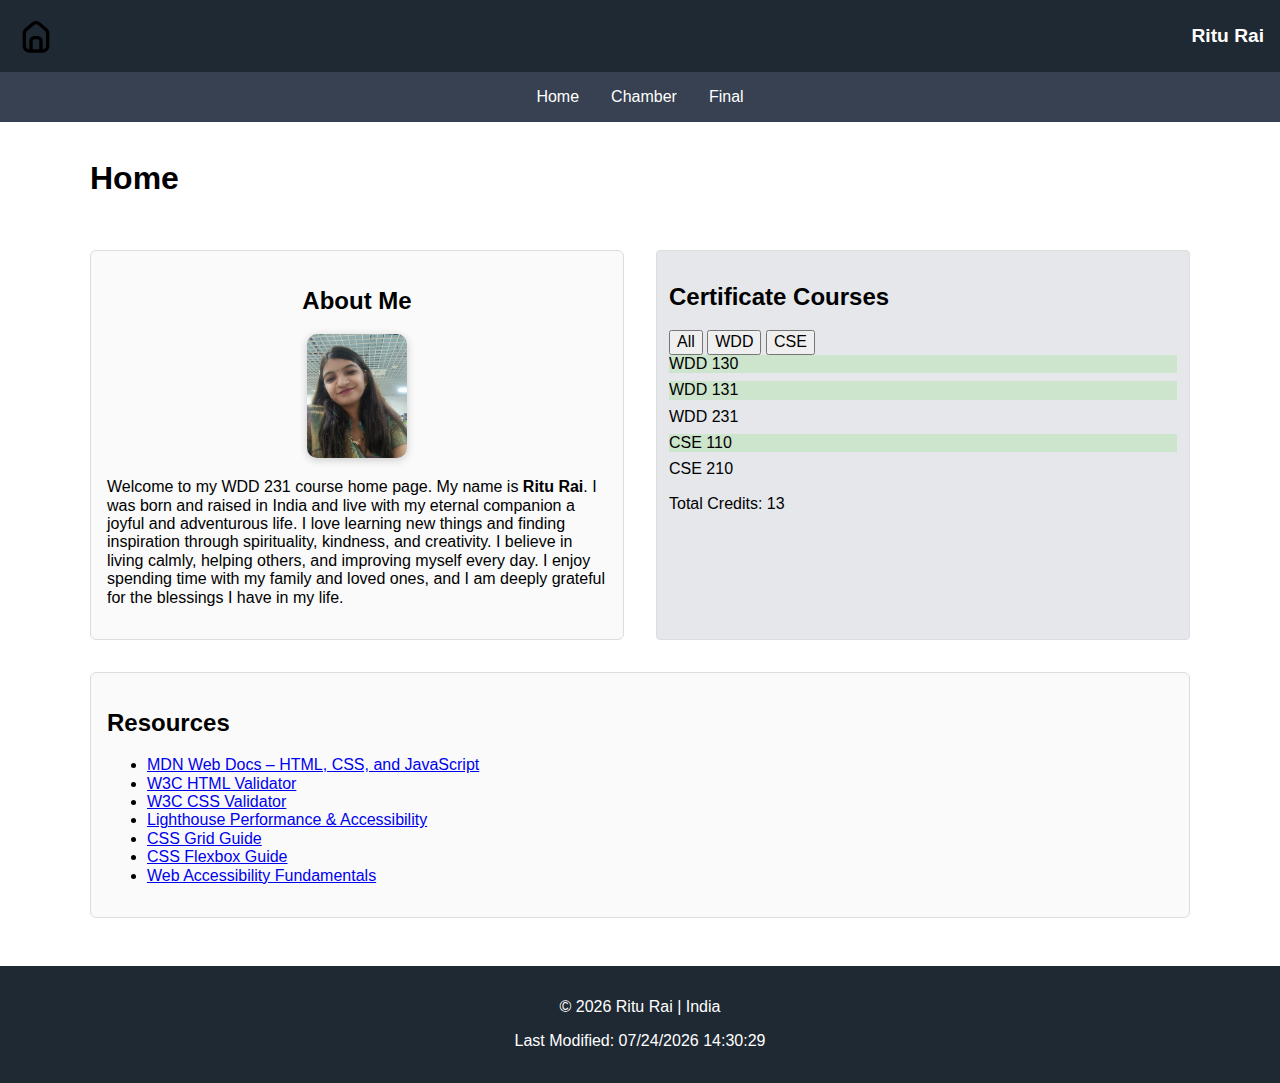
<file: index.html>
<!DOCTYPE html>
<html lang="en">

<head>
    <meta charset="UTF-8">
    <meta name="description" content="WDD 231 Course Home Page">
    <meta name="author" content="Ritu Rai">
    <meta name="viewport" content="width=device-width, initial-scale=1.0">

    <title>WDD 231 | Home</title>

    <!-- CSS -->
    <link rel="stylesheet" href="styles/normalize.css">
    <link rel="stylesheet" href="styles/small.css">
    <link rel="stylesheet" href="styles/larger.css">

    <!-- JavaScript -->
    <script src="scripts/navigation.js" defer></script>
    <script src="scripts/date.js" defer></script>
    <script src="scripts/courses.js" defer></script>
</head>

<body>

    <header>
        <img src="images\homepage.svg" alt="Site Logo">
        <span>Ritu Rai</span>
        <button id="menu">&#9776;</button>
    </header>

    <nav id="nav">
        <a href="index.html" class="active">Home</a>
        <a href="#">Chamber</a>
        <a href="#">Final</a>
    </nav>

    <main>
        <h1>Home</h1>

        <section class=" card about">
            <h2>About Me</h2>
            <div class="about-content">
                <div class="text">

                    <div class="photo">
                        <img src="images\myphoto2.jpg" alt=" Portrait of Ritu Rai smiling in traditional Indian attire">
                    </div>
                    <p>Welcome to my WDD 231 course home page. My name is <strong>Ritu Rai</strong>. I was born and
                        raised in India and live with my eternal companion a
                        joyful and adventurous life. I love learning new things and finding inspiration through
                        spirituality, kindness, and creativity.
                        I believe in living calmly, helping others, and improving myself every day. I enjoy spending
                        time with my family and loved ones, and I am deeply grateful for the blessings I have in my
                        life.</p>

        </section>

        <section class="card Certificate course">
            <h2>Certificate Courses</h2>
            <div id="course-filters">
                <button id="all">All</button>
                <button id="wdd">WDD</button>
                <button id="cse">CSE</button>
            </div>
            <div id="courses"></div>
            <p>Total Credits: <span id="credits"></span></p>
        </section>

        <section>
            <h2>Resources</h2>
            <ul>
                <li>
                    <a href="https://developer.mozilla.org/" target="_blank">
                        MDN Web Docs – HTML, CSS, and JavaScript
                    </a>
                </li>
                <li>
                    <a href="https://validator.w3.org/" target="_blank">
                        W3C HTML Validator
                    </a>
                </li>
                <li>
                    <a href="https://jigsaw.w3.org/css-validator/" target="_blank">
                        W3C CSS Validator
                    </a>
                </li>
                <li>
                    <a href="https://developer.chrome.com/docs/lighthouse/overview/" target="_blank">
                        Lighthouse Performance & Accessibility
                    </a>
                </li>
                <li>
                    <a href="https://css-tricks.com/snippets/css/complete-guide-grid/" target="_blank">
                        CSS Grid Guide
                    </a>
                </li>
                <li>
                    <a href="https://css-tricks.com/snippets/css/a-guide-to-flexbox/" target="_blank">
                        CSS Flexbox Guide
                    </a>
                </li>
                <li>
                    <a href="https://www.w3.org/WAI/fundamentals/accessibility-intro/" target="_blank">
                        Web Accessibility Fundamentals
                    </a>
                </li>
            </ul>
        </section>

    </main>

    <footer>
        
        <p>
            &copy; <span id="currentyear"></span> Ritu Rai | India
        </p>

        <p id="lastModified"></p>
    </footer>

</body>

</html>
</file>
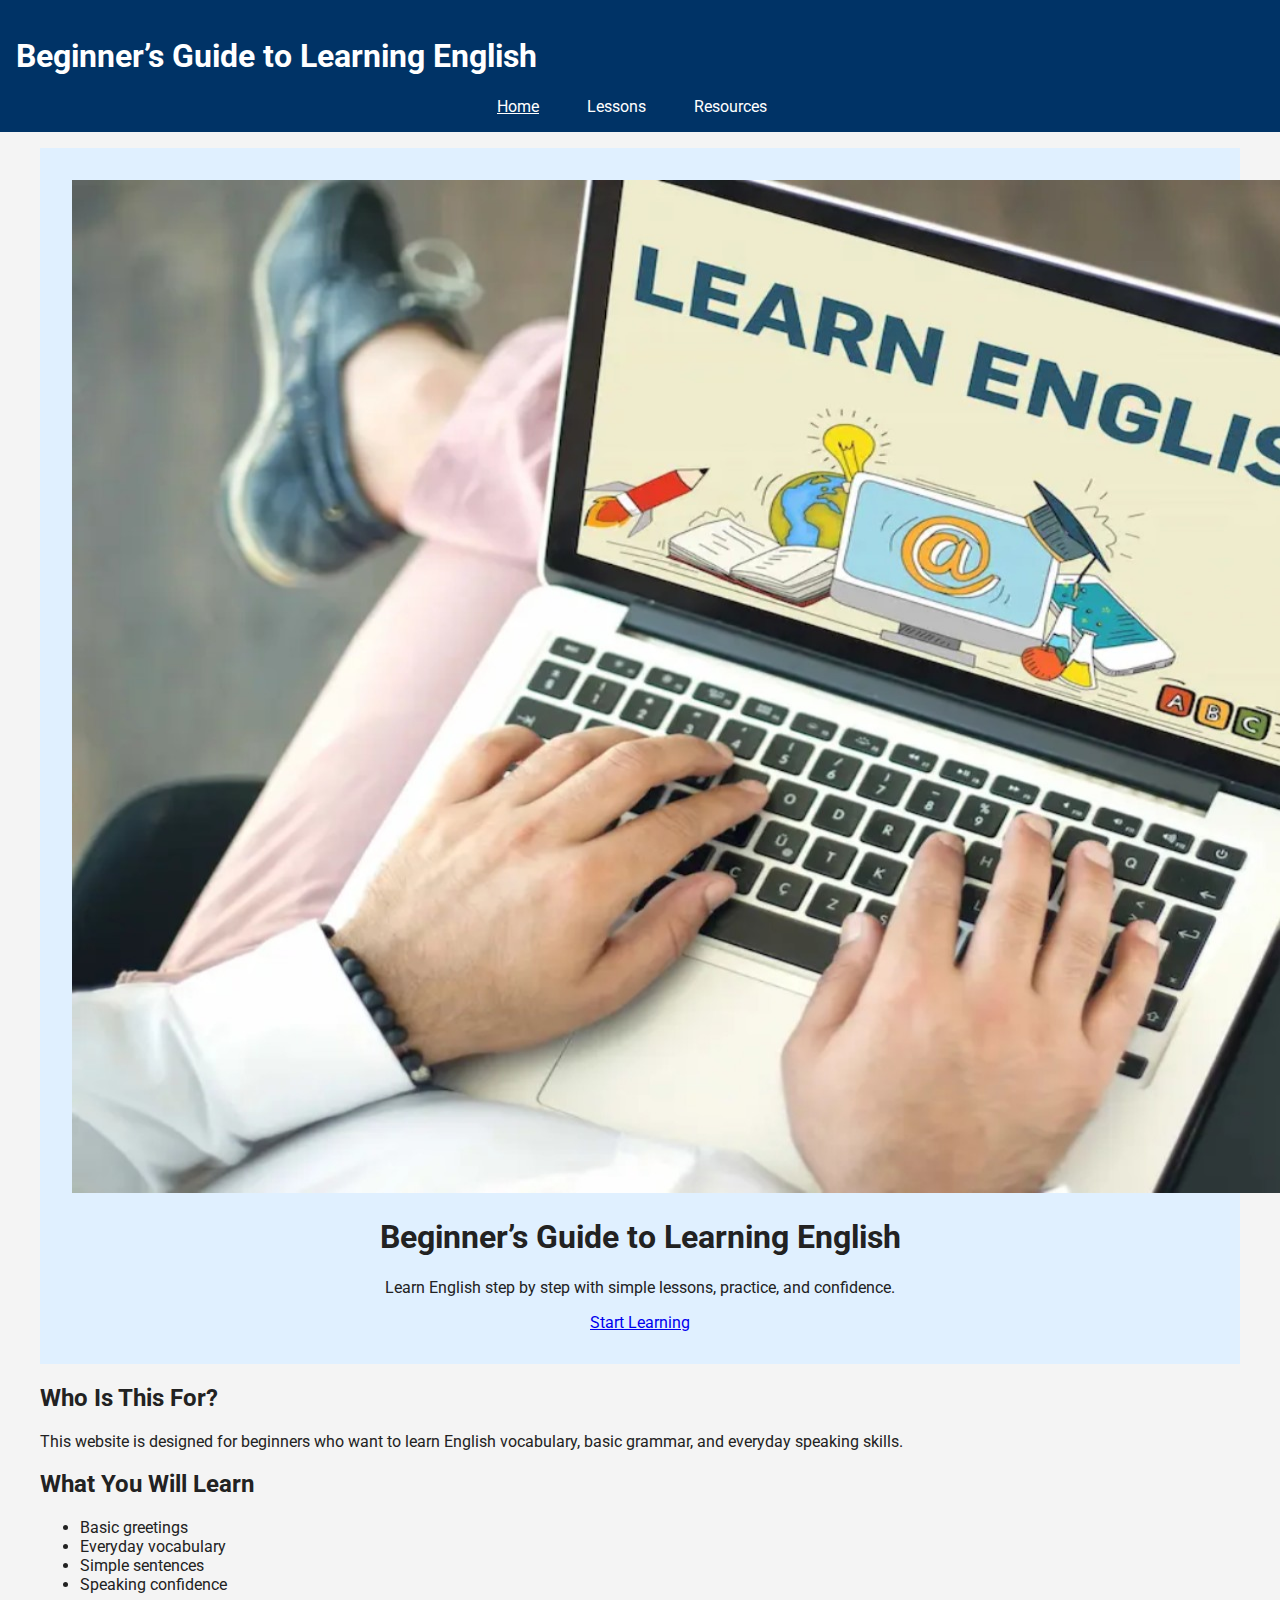
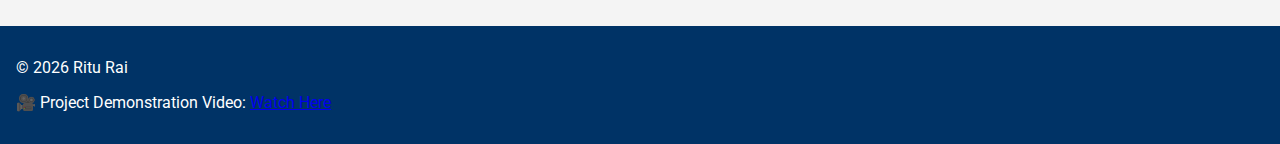
<file: english-guide/index.html>
<!DOCTYPE html>
<html lang="en">

<head>
    <meta charset="UTF-8">
    <meta name="viewport" content="width=device-width, initial-scale=1.0">

    <title>Beginner’s Guide to Learning English</title>

    <meta name="description"
        content="A beginner-friendly guide to learning English with simple lessons, examples, and practice tools.">
    <meta name="author" content="Ritu Rai">

    <!-- Open Graph -->
    <meta property="og:title" content="Beginner's Guide to Learning English">
    <meta property="og:description"
        content="A simple and structured beginner guide to help you learn English through alphabet, grammar, vocabulary and speaking lessons.">
    <meta property="og:image" content="https://sayhitoritu.github.io/wdd231/english-guide/images/hero.webp">
    <meta property="og:url" content="https://sayhitoritu.github.io/wdd231/english-guide/index.html">
    <meta property="og:type" content="website">

    <!-- Google Font -->
    <link rel="preconnect" href="https://fonts.googleapis.com">
    <link rel="preconnect" href="https://fonts.gstatic.com" crossorigin>
    <link href="https://fonts.googleapis.com/css2?family=Roboto:wght@400;700&display=swap" rel="stylesheet">

    <link rel="stylesheet" href="styles/main.css">
    <link rel="stylesheet" href="styles/large.css">

    <link rel="icon" href="images/favicon.ico">

    <script type="module" src="scripts/storage.js"></script>
</head>

<body>
    <header>
        <h1>Beginner’s Guide to Learning English</h1>
        <nav>
            <a href="index.html" class="active">Home</a>
            <a href="lessons.html">Lessons</a>
            <a href="resources.html">Resources</a>
        </nav>
    </header>

    <main>
        <section class="hero">
            <img src="images/hero.webp" alt="Learning English on laptop" width="1800" height="1013" loading="lazy">

            <div class="hero-text">
                <h1>Beginner’s Guide to Learning English</h1>
                <p>Learn English step by step with simple lessons, practice, and confidence.</p>
                <a href="lessons.html" class="cta-button">Start Learning</a>
            </div>
        </section>


        <section>
            <h2>Who Is This For?</h2>
            <p>
                This website is designed for beginners who want to learn English
                vocabulary, basic grammar, and everyday speaking skills.
            </p>
        </section>

        <section>
            <h2>What You Will Learn</h2>
            <ul>
                <li>Basic greetings</li>
                <li>Everyday vocabulary</li>
                <li>Simple sentences</li>
                <li>Speaking confidence</li>
            </ul>
        </section>
    </main>

    <footer>
        <p>© 2026 Ritu Rai</p>
        <p>
            🎥 Project Demonstration Video:
            <a href="https://app.screencastify.com/watch/2mQEfs227Mgfd0ksz5jR" target="_blank">
                Watch Here
            </a>
        </p>
    </footer>



</body>

</html>
</file>
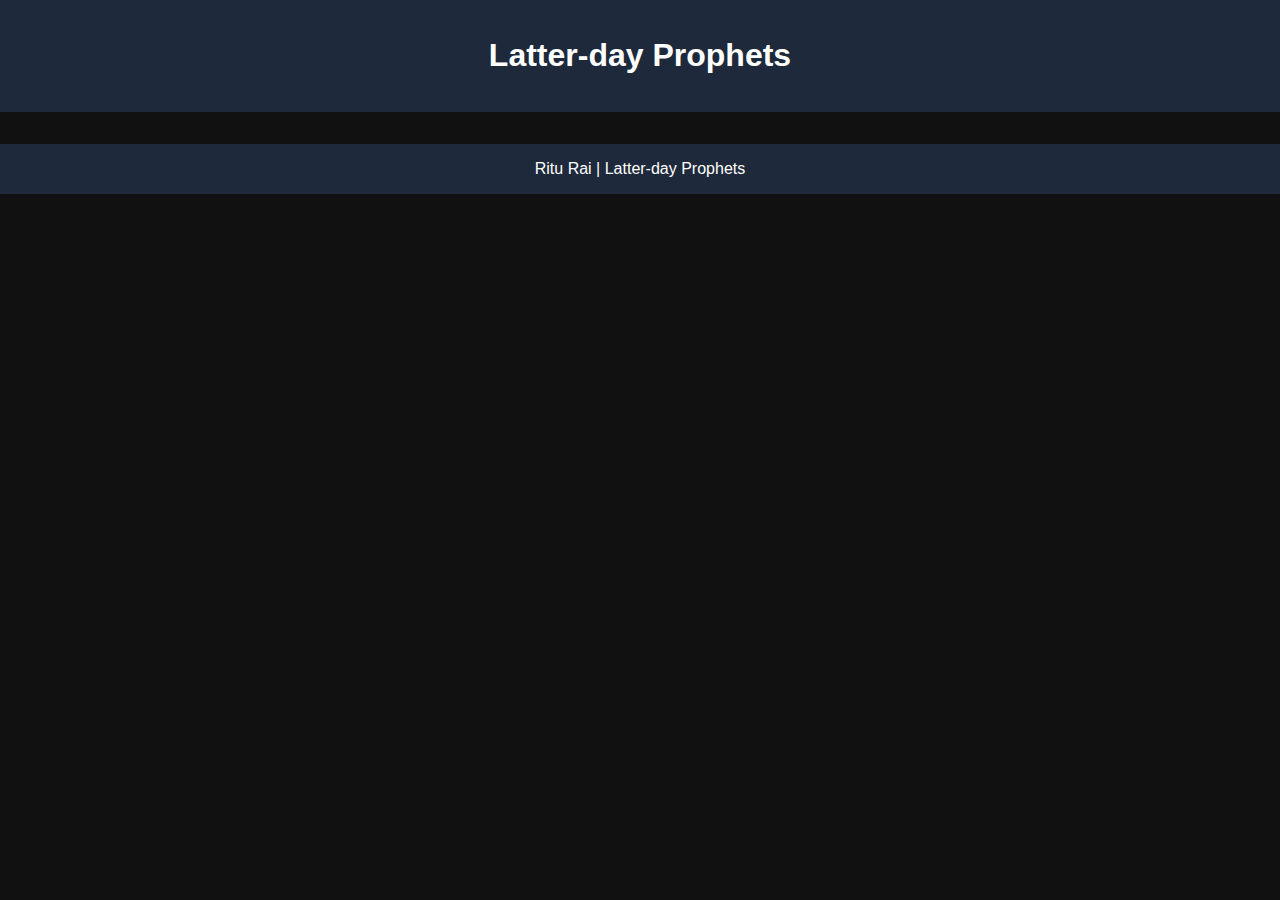
<file: prophets.html>
<!DOCTYPE html>
<html lang="en">

<head>
    <meta charset="UTF-8">
    <title>Latter-day Prophets</title>
    <meta name="description" content="Latter-day Prophets of The Church of Jesus Christ of Latter-day Saints">
    <meta name="author" content="Ritu Rai">

    <link rel="stylesheet" href="styles/prophets.css">
    <script src="scripts/prophets.js" defer></script>
</head>

<body>
    <header>
        <h1>Latter-day Prophets</h1>
    </header>

    <main>
        <div id="cards"></div>
    </main>

    <footer>
        Ritu Rai | Latter-day Prophets
    </footer>
</body>

</html>
</file>
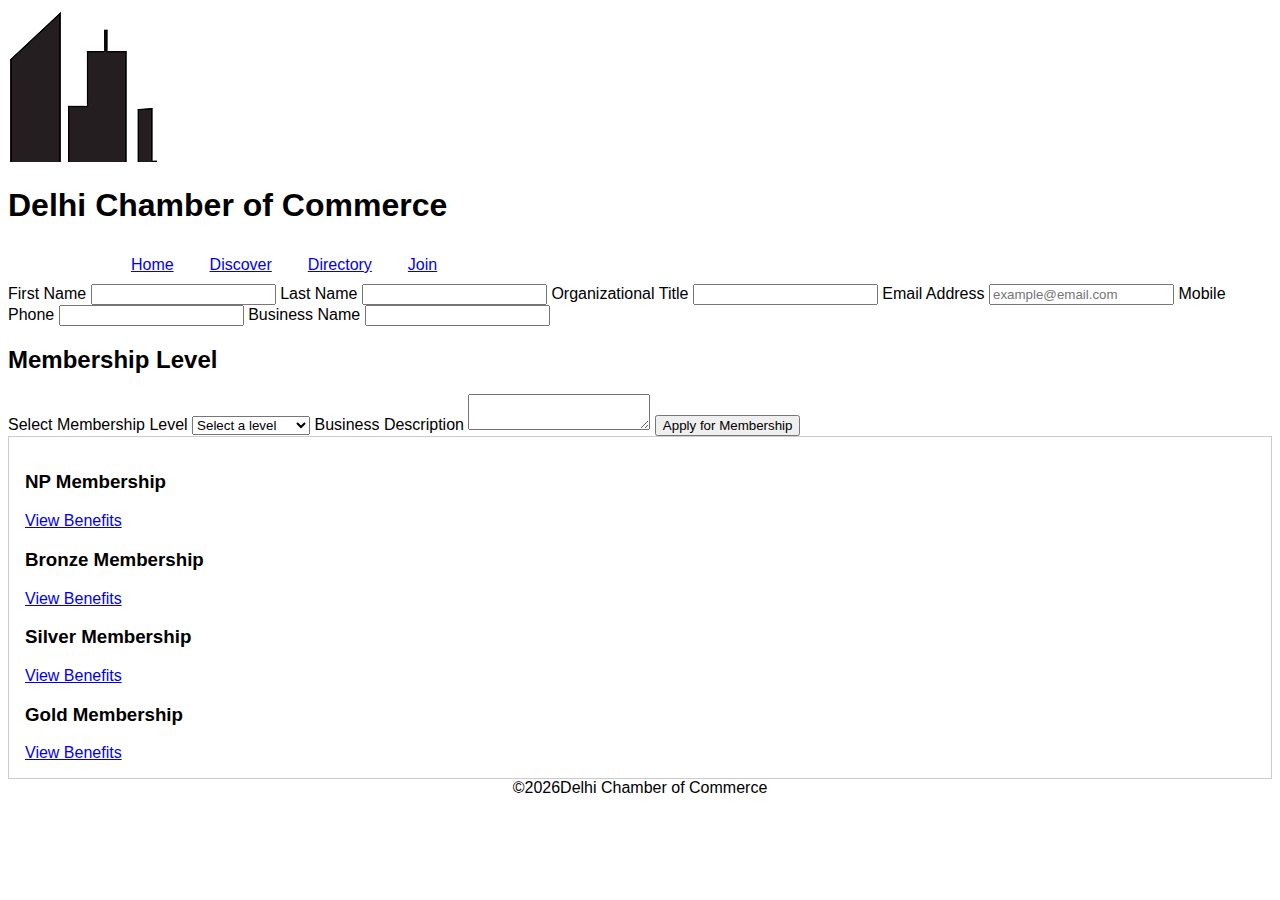
<file: chamber/join.html>
<!DOCTYPE html>
<html lang="en">

<head>
    <meta charset="UTF-8">
    <meta name="viewport" content="width=device-width, initial-scale=1.0">
    <title>Join | Delhi Chamber of Commerce</title>

    <meta name="description"
        content="Apply for membership with the Delhi Chamber of Commerce and grow your business through networking and opportunities.">
    <meta name="author" content="Ritu Rai">
    <!-- Open Graph / Facebook -->
    <meta property="og:title" content="Delhi Chamber of Commerce – Supporting Local Businesses in Delhi">
    <meta property="og:description"
        content="Discover how the Delhi Chamber of Commerce empowers local businesses through events, networking, resources, and economic growth initiatives.">
    <meta property="og:image" content="https://sayhitoritu.github.io/wdd231/chamber/images/og-delhi-chember.png">

    <meta property="og:url" content="https://sayhitoritu.github.io/wdd231/chamber/">
    <meta property="og:type" content="website">

    <!-- Google Fonts -->
    <link rel="preconnect" href="https://fonts.googleapis.com">
    <link rel="preconnect" href="https://fonts.gstatic.com" crossorigin>
    <link href="https://fonts.googleapis.com/css2?family=Roboto:wght@400;700&display=swap" rel="stylesheet">


    <link rel="stylesheet" href="styles/base.css">
    <link rel="stylesheet" href="styles/larger.css">
    <link rel="icon" href="favicon.ico">

    <script src="scripts/join.js" defer></script>
</head>

<body>

    <header class="site-header">
        <div class="header-inner">
            <div class="logo">
                <img src="images/og-delhi-chember.png" alt="Delhi Chamber of Commerce logo">
            </div>
            <h1>Delhi Chamber of Commerce</h1>

            <button id="menuBtn">☰</button>

            <nav class="main-nav">
                <a href="index.html">Home</a>
                <a href="discover.html">Discover</a>
                <a href="directory.html">Directory</a>
                <a href="join.html" class="active">Join</a>
            </nav>
        </div>
    </header>

    <main class="join-layout">

        <form method="get" action="thankyou.html" class="join-form">

            <label>
                First Name
                <input type="text" name="fname" required autocomplete="given-name" title="Enter your first name">
            </label>

            <label>
                Last Name
                <input type="text" name="lname" required autocomplete="family-name" title="Enter your last name">
            </label>

            <label>
                Organizational Title
                <input type="text" name="orgtitle" pattern="[A-Za-z\- ]{7,}" autocomplete="organization-title"
                    title="At least 7 characters, letters, spaces, and hyphens only">
            </label>

            <label>
                Email Address
                <input type="email" name="email" required autocomplete="email" placeholder="example@email.com"
                    title="Enter a valid email">
            </label>

            <label>
                Mobile Phone
                <input type="tel" name="phone" required autocomplete="tel" title="Enter your mobile number">
            </label>

            <label>
                Business Name
                <input type="text" name="business" required autocomplete="organization"
                    title="Enter your business name">
            </label>

            <h2>Membership Level</h2>

            <label>
                Select Membership Level
                <select name="membership" required>
                    <option value="">Select a level</option>
                    <option value="np">NP Membership</option>
                    <option value="bronze">Bronze</option>
                    <option value="silver">Silver</option>
                    <option value="gold">Gold</option>
                </select>
            </label>

            <label>
                Business Description
                <textarea name="description" title="Describe your business"></textarea>
            </label>

            <!-- hidden timestamp -->
            <input type="hidden" name="timestamp" id="timestamp">

            <input type="submit" value="Apply for Membership">

        </form>

        <!-- MEMBERSHIP CARDS -->
        <section class="membership-cards">

            <div class="card">
                <h3>NP Membership</h3>
                <a href="#" data-modal="npModal">View Benefits</a>
            </div>

            <div class="card">
                <h3>Bronze Membership</h3>
                <a href="#" data-modal="bronzeModal">View Benefits</a>
            </div>

            <div class="card">
                <h3>Silver Membership</h3>
                <a href="#" data-modal="silverModal">View Benefits</a>
            </div>

            <div class="card">
                <h3>Gold Membership</h3>
                <a href="#" data-modal="goldModal">View Benefits</a>
            </div>

        </section>

        <!-- MODALS -->
        <dialog id="npModal">
            <p>Free membership for nonprofits.</p><button>Close</button>
        </dialog>
        <dialog id="bronzeModal">
            <p>Events & basic advertising.</p><button>Close</button>
        </dialog>
        <dialog id="silverModal">
            <p>Training, discounts & spotlight eligibility.</p><button>Close</button>
        </dialog>
        <dialog id="goldModal">
            <p>Premium exposure, spotlight & sponsorships.</p><button>Close</button>
        </dialog>

    </main>

    <footer>
        © <span id="year"></span> Delhi Chamber of Commerce
    </footer>

    <script>
        document.getElementById("year").textContent = new Date().getFullYear();
    </script>

</body>

</html>
</file>
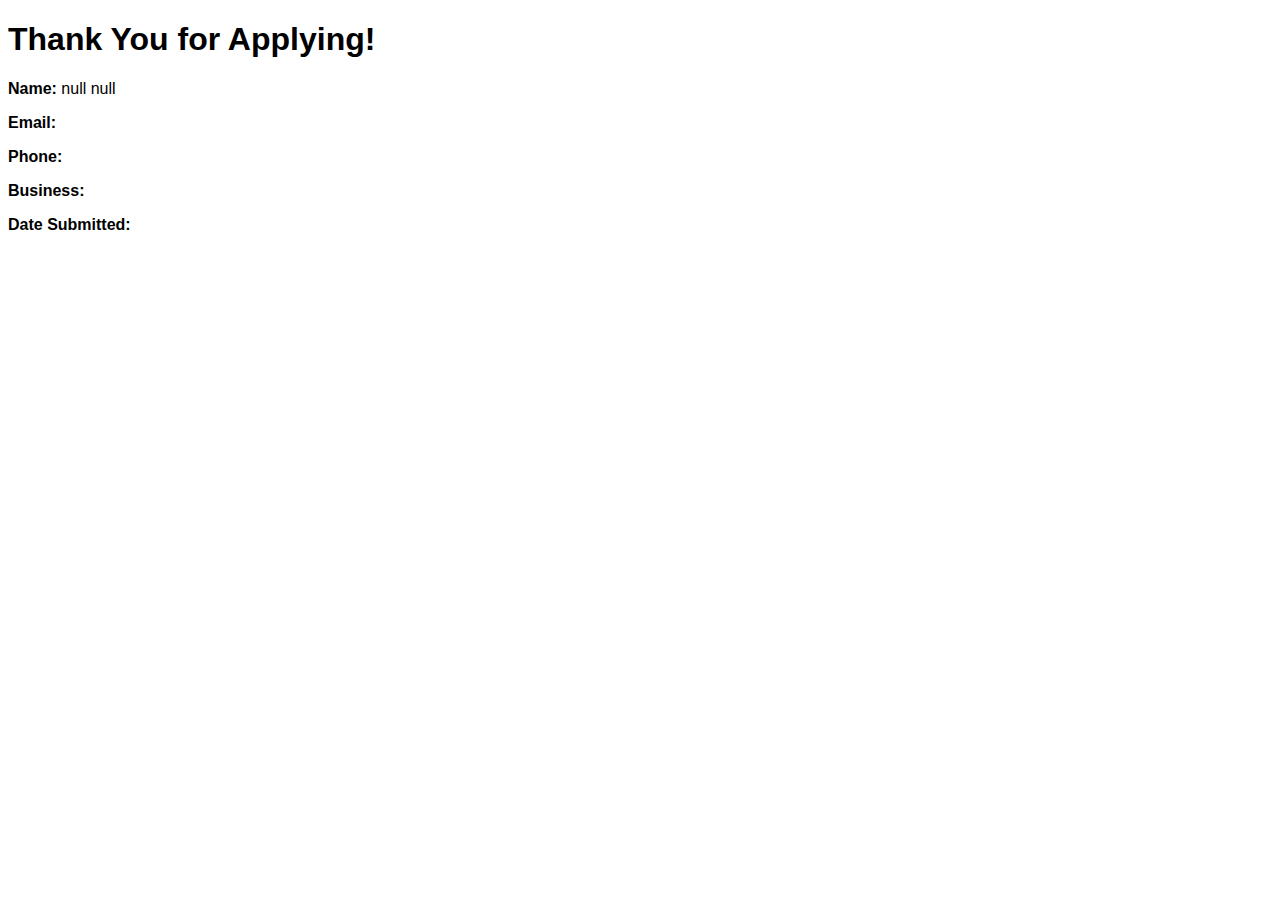
<file: chamber/thankyou.html>
<!DOCTYPE html>
<html lang="en">

<head>
    <meta charset="UTF-8">
    <meta name="viewport" content="width=device-width, initial-scale=1.0">
    <title>Thank You | Delhi Chamber</title>
    <link rel="stylesheet" href="styles/base.css">
</head>

<body>
    <main>
        <h1>Thank You for Applying!</h1>

        <p><strong>Name:</strong> <span id="name"></span></p>
        <p><strong>Email:</strong> <span id="email"></span></p>
        <p><strong>Phone:</strong> <span id="phone"></span></p>
        <p><strong>Business:</strong> <span id="business"></span></p>
        <p><strong>Date Submitted:</strong> <span id="date"></span></p>
    </main>

    <script>
        const params = new URLSearchParams(window.location.search);
        document.getElementById("name").textContent = `${params.get("fname")} ${params.get("lname")}`;
        document.getElementById("email").textContent = params.get("email");
        document.getElementById("phone").textContent = params.get("phone");
        document.getElementById("business").textContent = params.get("business");
        document.getElementById("date").textContent = params.get("timestamp");
    </script>
</body>

</html>
</file>
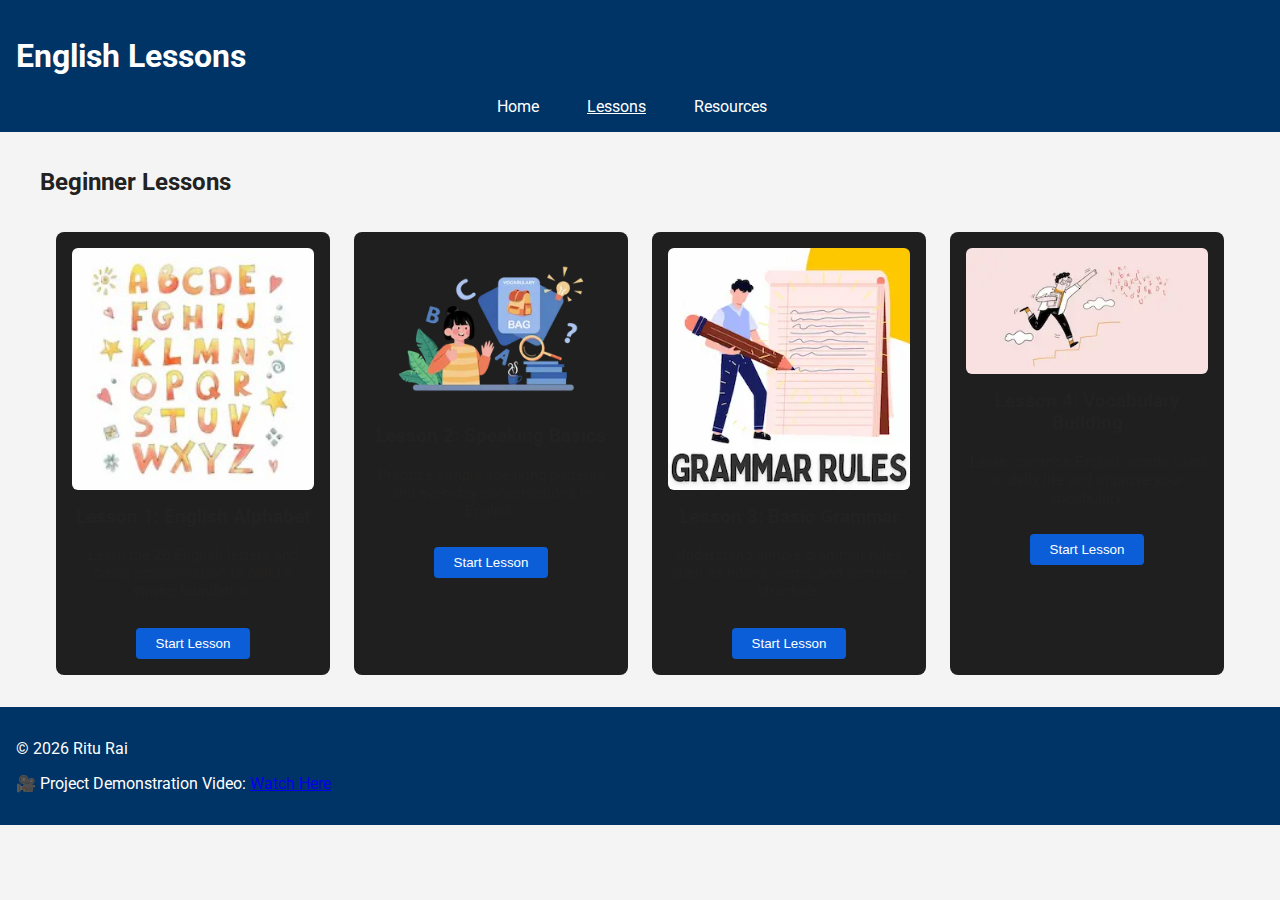
<file: english-guide/lessons.html>
<!DOCTYPE html>
<html lang="en">



<head>
  <meta charset="UTF-8">
  <meta name="viewport" content="width=device-width, initial-scale=1.0">

  <title>English Lessons | Beginner's Guide</title>

  <meta name="description"
    content="Explore beginner English lessons including alphabet, speaking basics, grammar, and vocabulary practice.">
  <meta name="author" content="Ritu Rai">

  <!-- Favicon -->
  <link rel="icon" href="images/favicon.png" type="image/png">

  <!-- Open Graph -->
  <meta property="og:title" content="English Lessons | Beginner's Guide">
  <meta property="og:description"
    content="Start learning English with structured beginner lessons covering alphabet, speaking, grammar, and vocabulary.">
  <meta property="og:image" content="https://sayhitoritu.github.io/wdd231/english-guide/images/hero.webp">
  <meta property="og:url" content="https://sayhitoritu.github.io/wdd231/english-guide/lessons.html">
  <meta property="og:type" content="website">

  <!-- Google Fonts -->
  <link rel="preconnect" href="https://fonts.googleapis.com">
  <link rel="preconnect" href="https://fonts.gstatic.com" crossorigin>
  <link href="https://fonts.googleapis.com/css2?family=Roboto:wght@400;600;700&display=swap" rel="stylesheet">

  <link rel="stylesheet" href="styles/main.css">
  <link rel="stylesheet" href="styles/large.css">

  <!-- JS -->
  <script type="module" src="scripts/storage.js"></script>
  <script src="scripts/modal.js" defer></script>
</head>


<body>
  <header>
    <h1>English Lessons</h1>
    <nav>
      <a href="index.html">Home</a>
      <a href="lessons.html" class="active">Lessons</a>
      <a href="resources.html">Resources</a>
    </nav>
  </header>

  <main>

    <h2>Beginner Lessons</h2>
    <section class="lessons-grid">

      <article class="lesson-card">
        <img src="images/lesson-alphabet.webp" alt="English alphabet letters" loading="lazy" width="200" height="200">
        <h3>Lesson 1: English Alphabet</h3>
        <p>Learn the 26 English letters and basic pronunciation to build a strong foundation.</p>
        <button class="open-modal" data-lesson="alphabet">Start Lesson</button>
      </article>

      <article class="lesson-card">
        <img src="images/lesson-speaking.webp" alt="People speaking English" loading="lazy" width="300" height="200">
        <h3>Lesson 2: Speaking Basics</h3>
        <p>Practice simple speaking patterns and everyday conversations in English.</p>
        <button class="open-modal" data-lesson="speaking">Start Lesson</button>
      </article>

      <article class="lesson-card">
        <img src="images/lesson-grammar.webp" alt="Basic English grammar examples" loading="lazy" width="200"
          height="200">
        <h3>Lesson 3: Basic Grammar</h3>
        <p>Understand simple grammar rules such as nouns, verbs, and sentence structure.</p>
        <button class="open-modal" data-lesson="grammar">Start Lesson</button>
      </article>

      <article class="lesson-card">
        <img src="images/lesson-vocabulary.webp" alt="English vocabulary words" loading="lazy" width="300" height="157">
        <h3>Lesson 4: Vocabulary Building</h3>
        <p>Learn common English words used in daily life and improve your vocabulary.</p>
        <button class="open-modal" data-lesson="vocabulary">Start Lesson</button>
      </article>

    </section>



    <!-- MODAL -->
    <dialog id="lessonModal">
      <button class="close-modal" aria-label="Close modal">&times;</button>
      <div id="modalContent"></div>
    </dialog>

  </main>

  <footer>
    <p>© 2026 Ritu Rai</p>
    <p>
      🎥 Project Demonstration Video:
      <a href="https://app.screencastify.com/watch/2mQEfs227Mgfd0ksz5jR" target="_blank">
        Watch Here
      </a>
    </p>
  </footer>


</body>

</html>
</file>
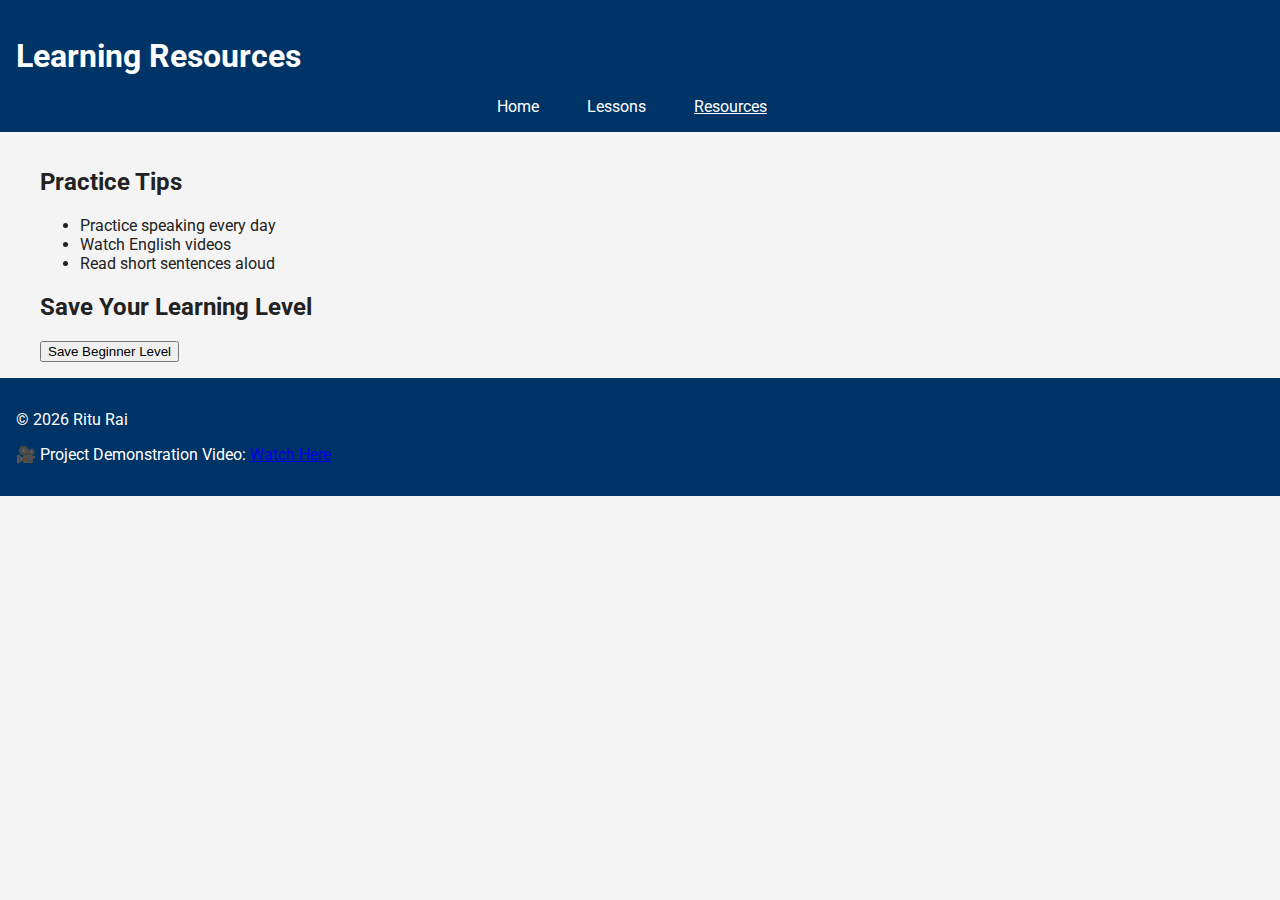
<file: english-guide/resources.html>
<!DOCTYPE html>
<html lang="en">

<head>
    <meta charset="UTF-8">
    <meta name="viewport" content="width=device-width, initial-scale=1.0">

    <title>Learning Resources | Beginner’s Guide</title>

    <meta name="description" content="Helpful tools and practice tips for learning English.">
    <meta name="author" content="Ritu Rai">

    <!-- Google Fonts -->
    <link rel="preconnect" href="https://fonts.googleapis.com">
    <link rel="preconnect" href="https://fonts.gstatic.com" crossorigin>
    <link href="https://fonts.googleapis.com/css2?family=Roboto:wght@400;600;700&display=swap" rel="stylesheet">

    <link rel="stylesheet" href="styles/main.css">
    <link rel="stylesheet" href="styles/large.css">

</head>

<body>
    <header>
        <h1>Learning Resources</h1>
        <nav>
            <a href="index.html">Home</a>
            <a href="lessons.html">Lessons</a>
            <a href="resources.html" class="active">Resources</a>
        </nav>
    </header>

    <main>
        <section>
            <h2>Practice Tips</h2>
            <ul>
                <li>Practice speaking every day</li>
                <li>Watch English videos</li>
                <li>Read short sentences aloud</li>
            </ul>
        </section>

        <section>
            <h2>Save Your Learning Level</h2>
            <button id="saveLevel">Save Beginner Level</button>
        </section>
    </main>

    <footer>
        <p>© 2026 Ritu Rai</p>
        <p>
            🎥 Project Demonstration Video:
            <a href="https://app.screencastify.com/watch/2mQEfs227Mgfd0ksz5jR" target="_blank">
                Watch Here
            </a>
        </p>
    </footer>

    <script type="module" src="scripts/storage.js"></script>

</body>

</html>
</file>
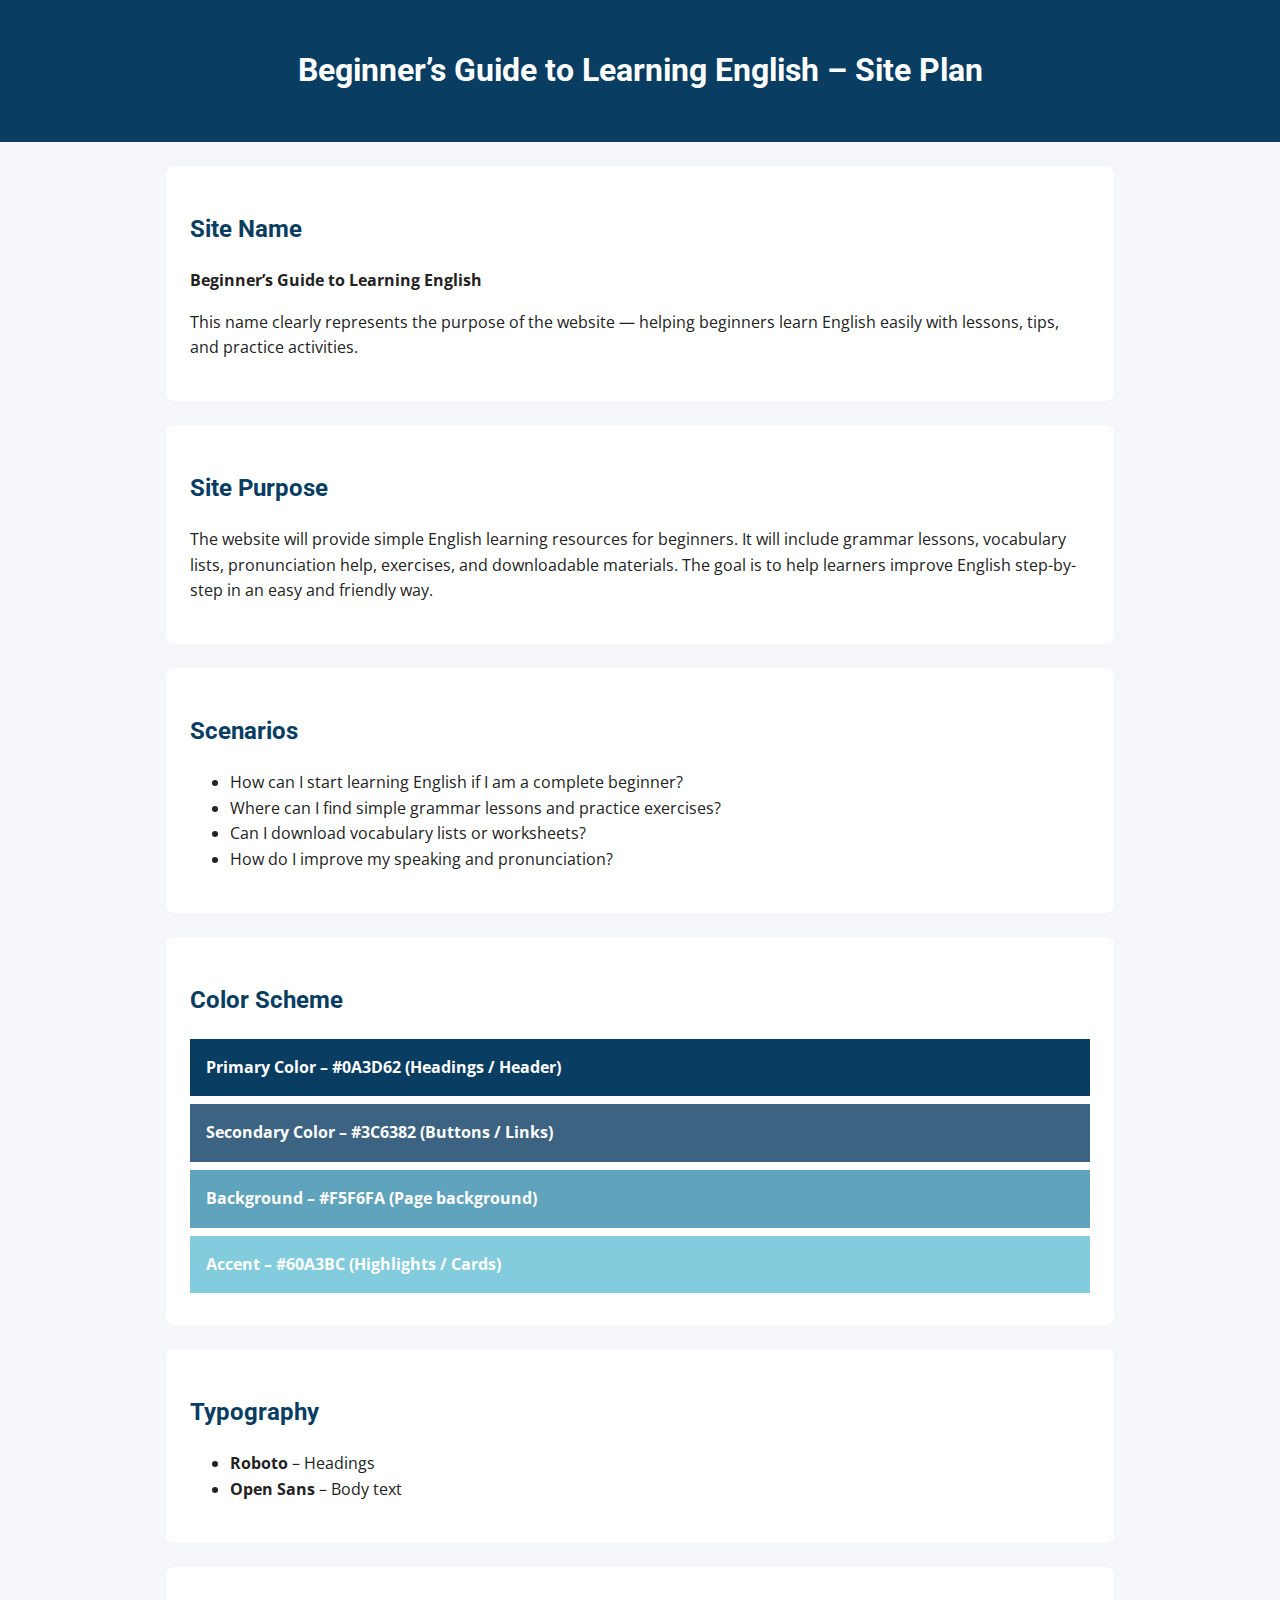
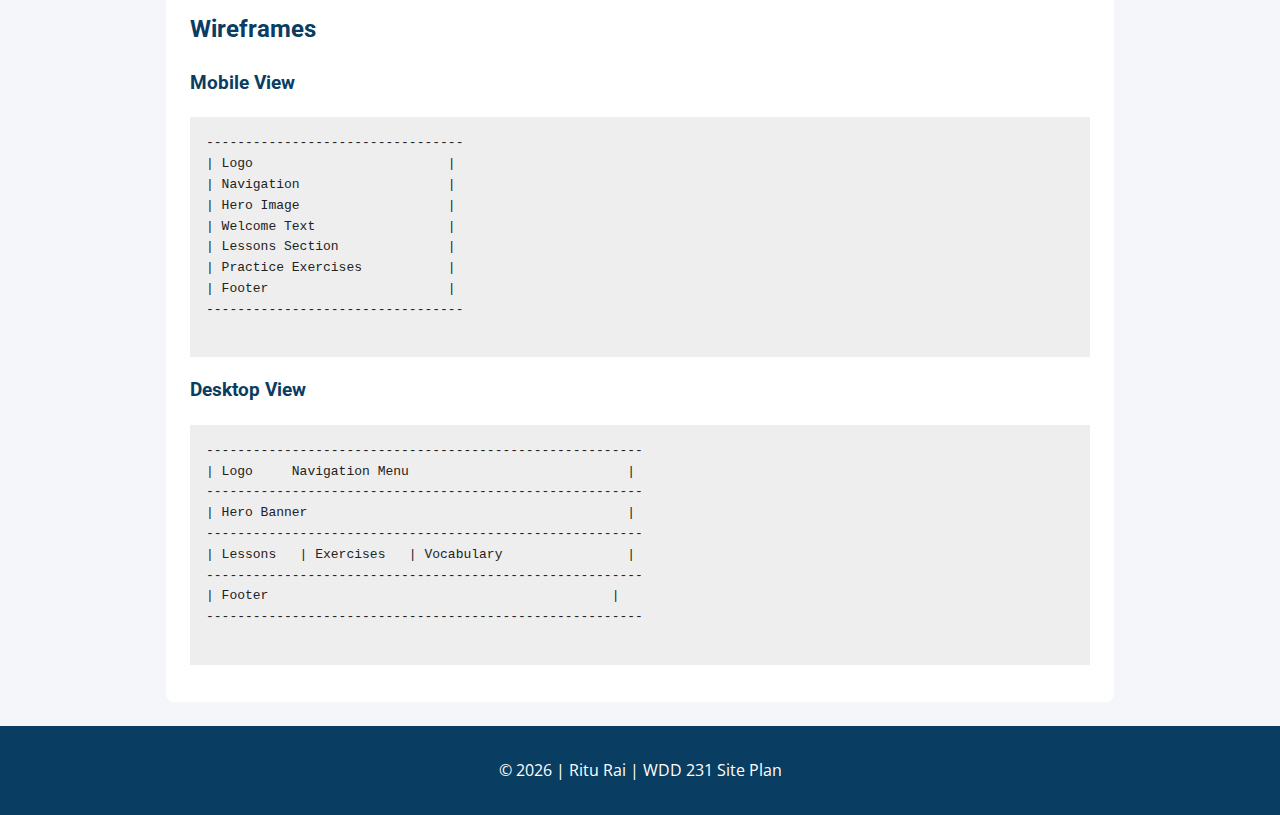
<file: english-guide/site-plan.html>
<!DOCTYPE html>
<html lang="en">

<head>
    <meta charset="UTF-8">
    <title>Site Plan | Beginner’s Guide to Learning English</title>
    <meta name="viewport" content="width=device-width, initial-scale=1.0">
    <meta name="description" content="Website planning document for the Beginner’s Guide to Learning English project.">
    <meta name="author" content="Ritu Rai">

    <link rel="stylesheet" href="styles/site-plan.css">
</head>

<body>

    <header>
        <h1>Beginner’s Guide to Learning English – Site Plan</h1>
    </header>

    <main>

        <!-- ================= SITE NAME ================= -->
        <section>
            <h2>Site Name</h2>
            <p><strong>Beginner’s Guide to Learning English</strong></p>
            <p>
                This name clearly represents the purpose of the website — helping beginners
                learn English easily with lessons, tips, and practice activities.
            </p>
        </section>


        <!-- ================= SITE PURPOSE ================= -->
        <section>
            <h2>Site Purpose</h2>
            <p>
                The website will provide simple English learning resources for beginners.
                It will include grammar lessons, vocabulary lists, pronunciation help,
                exercises, and downloadable materials. The goal is to help learners
                improve English step-by-step in an easy and friendly way.
            </p>
        </section>


        <!-- ================= SCENARIOS ================= -->
        <section>
            <h2>Scenarios</h2>
            <ul>
                <li>How can I start learning English if I am a complete beginner?</li>
                <li>Where can I find simple grammar lessons and practice exercises?</li>
                <li>Can I download vocabulary lists or worksheets?</li>
                <li>How do I improve my speaking and pronunciation?</li>
            </ul>
        </section>


        <!-- ================= COLOR SCHEME ================= -->
        <section>
            <h2>Color Scheme</h2>

            <div class="color-box primary">Primary Color – #0A3D62 (Headings / Header)</div>
            <div class="color-box secondary">Secondary Color – #3C6382 (Buttons / Links)</div>
            <div class="color-box background">Background – #F5F6FA (Page background)</div>
            <div class="color-box accent">Accent – #60A3BC (Highlights / Cards)</div>
        </section>


        <!-- ================= TYPOGRAPHY ================= -->
        <section>
            <h2>Typography</h2>
            <ul>
                <li><strong>Roboto</strong> – Headings</li>
                <li><strong>Open Sans</strong> – Body text</li>
            </ul>
        </section>


        <!-- ================= WIREFRAMES ================= -->
        <section>
            <h2>Wireframes</h2>

            <h3>Mobile View</h3>
            <pre class="wireframe">
---------------------------------
| Logo                         |
| Navigation                   |
| Hero Image                   |
| Welcome Text                 |
| Lessons Section              |
| Practice Exercises           |
| Footer                       |
---------------------------------
        </pre>

            <h3>Desktop View</h3>
            <pre class="wireframe">
--------------------------------------------------------
| Logo     Navigation Menu                            |
--------------------------------------------------------
| Hero Banner                                         |
--------------------------------------------------------
| Lessons   | Exercises   | Vocabulary                |
--------------------------------------------------------
| Footer                                            |
--------------------------------------------------------
        </pre>
        </section>

    </main>

    <footer>
        <p>© 2026 | Ritu Rai | WDD 231 Site Plan</p>
    </footer>

</body>

</html>
</file>
<file: styles/small.css>
body {
    font-family: Arial, sans-serif;
    margin: 0;
}

header {
    display: flex;
    align-items: center;
    justify-content: space-between;
    padding: 1rem;
    background-color: #1f2933;
    color: white;
}

header img {
    height: 40px;
}

header span {
    font-size: 1.2rem;
    font-weight: bold;
}

nav {
    display: none;
    flex-direction: column;
    background-color: #374151;
}

nav a {
    color: white;
    padding: 1rem;
    text-decoration: none;
}

nav a:hover {
    background-color: #4b5563;
}

nav.open {
    display: flex;
}


#menu {
    display: block;
    /* SHOW hamburger on mobile */
    font-size: 1.5rem;
    background: none;
    border: none;
    color: white;
    cursor: pointer;
}

main {
    padding: 1rem;
    max-width: 1100px;
    margin: auto;
}


section {
    padding: 1rem;
    border: 1px solid #ddd;
    border-radius: 6px;
    background-color: #fafafa;
}

.about-content .photo {
    flex: 1;
    text-align: center;
}

.about-content .photo img {
    width: 100px;
    border-radius: 10px;
    box-shadow: 0 2px 8px rgba(0, 0, 0, 0.2);
}

#courses {
    display: grid;
    gap: 0.5rem;
}

.course {
    padding: 0.75rem;
    border-radius: 4px;
    background-color: #e5e7eb;
}

.course.completed {
    background-color: #bbf7d0;
    font-weight: bold;
}

footer {
    margin-top: 2rem;
    padding: 1rem;
    background-color: #1f2933;
    color: white;
    text-align: center;
}

footer a {
    color: #93c5fd;
    text-decoration: none;
}

.social {
    display: flex;
    justify-content: center;
    gap: 1rem;
    margin-bottom: 0.5rem;
}

.social img {
    width: 32px;
    height: 32px;
    filter: brightness(0) invert(1);
    /* white icons on dark footer */
}

.social a:hover img {
    transform: scale(1.1);
}
</file>
<file: styles/larger.css>
@media (min-width: 48rem) {

    nav {
        display: flex;
        /* always visible */
        flex-direction: row;
        /* HORIZONTAL on desktop */
        justify-content: center;
    }

    #menu {
        display: none;
        /* hide hamburger */
    }

}



main {
    display: grid;
    grid-template-columns: 1fr 1fr;
    gap: 2rem;
}

main h1 {
    grid-column: 1 / -1;
}

main h1 {
    grid-column: 1 / -1;
}

.about h2 {
    text-align: center;
}

.about-content {
    display: flex;
    justify-content: space-between;
    flex-wrap: wrap;
    gap: 1rem;
}

.about-content .text {
    flex: 2;
}


.about-content .photo {
    flex: 1;
    text-align: center;
}

.about-content .photo img {
    width: 100px;
    border-radius: 10px;
    box-shadow: 0 2px 8px rgba(0, 0, 0, 0.2);
}

.resources h2 {
    text-align: center;
}

section:last-child {
    grid-column: 1 / -1;
}
</file>
<file: english-guide/styles/main.css>
body {
    font-family: Roboto, sans-serif;
    margin: 0;
    background: #f4f4f4;
    color: #222;
}

.lessons-grid {
    display: grid;
    gap: 1.5rem;
    grid-template-columns: repeat(auto-fit, minmax(260px, 1fr));
    padding: 1rem;
}

.lesson-card {
    background-color: #1f1f1f;
    padding: 1rem;
    border-radius: 8px;
    text-align: center;
}

.lesson-card img {
    width: 100%;
    height: auto;
    border-radius: 6px;
}

.lesson-card h3 {
    margin-top: 0.75rem;
}

.lesson-card p {
    font-size: 0.95rem;
}

.lesson-card button {
    margin-top: 0.75rem;
    padding: 0.5rem 1.2rem;
    background-color: #0b5ed7;
    color: #ffffff;
    border: none;
    border-radius: 4px;
    cursor: pointer;
}

.lesson-card button:hover {
    background-color: #084298;
}


header,
footer {
    background: #003366;
    color: white;
    padding: 1rem;
}

nav a {
    color: white;
    margin-right: 1rem;
    text-decoration: none;
}

nav a.active {
    text-decoration: underline;
}

main {
    padding: 1rem;
}

.hero {
    background: #e0f0ff;
    padding: 2rem;
    text-align: center;
}

.btn {
    background: #003366;
    color: white;
    padding: 0.5rem 1rem;
    text-decoration: none;
}

.grid {
    display: grid;
    grid-template-columns: repeat(auto-fit, minmax(250px, 1fr));
    gap: 1rem;
}

.card {
    background: white;
    padding: 1rem;
    border-radius: 4px;
}

dialog {
    padding: 1.5rem;
}

dialog {
    max-width: 400px;
    border: none;
    border-radius: 8px;
    padding: 1.5rem;
    background-color: #1f1f1f;
    color: #ffffff;
}

dialog::backdrop {
    background: rgba(0, 0, 0, 0.7);
}

.close-modal {
    position: absolute;
    top: 0.5rem;
    right: 0.75rem;
    background: none;
    border: none;
    color: #fff;
    font-size: 1.5rem;
    cursor: pointer;
}
</file>
<file: english-guide/styles/large.css>
/* Large screen layout */

@media (min-width: 768px) {

    nav {
        display: flex;
        justify-content: center;
        /* center everything */
        gap: 2rem;
        /* space between links */
    }

    .lesson-grid {
        display: grid;
        grid-template-columns: repeat(3, 1fr);
        gap: 2rem;
    }

    main {
        max-width: 1200px;
        margin: auto;
    }
}
</file>
<file: styles/prophets.css>
body {
    font-family: Arial, sans-serif;
    background-color: #111;
    color: #fff;
    margin: 0;
}

header,
footer {
    background: #1e293b;
    padding: 1rem;
    text-align: center;
}

#cards {
    display: grid;
    grid-template-columns: repeat(auto-fit, minmax(280px, 1fr));
    gap: 1rem;
    padding: 1rem;
}

section {
    background: #222;
    border-radius: 10px;
    padding: 1rem;
    text-align: center;
}

img {
    max-width: 100%;
    border-radius: 8px;
}
</file>
<file: chamber/styles/base.css>
header {
    display: flex;
    align-items: center;
    justify-content: space-between;
}

body {
    font-family: Arial, sans-serif;
}

nav a {
    margin: 10px;
}

.grid {
    display: grid;
    grid-template-columns: repeat(auto-fit, minmax(250px, 1fr));
    gap: 1rem;
}

.list section {
    display: block;
}

section {
    border: 1px solid #ccc;
    padding: 1rem;
}

footer {
    display: flex;
    justify-content: center;
}
</file>
<file: chamber/styles/larger.css>
/* ===============================
   LARGE SCREENS
================================ */

@media (min-width: 32rem) {

    /* Hide hamburger */
    #menuBtn {
        display: none;
    }

    /* Show navigation horizontally */
    .main-nav {
        display: flex;
        flex-direction: row;
        justify-content: flex-end;
        gap: 1rem;
        width: auto;
    }

    .grid {
        grid-template-columns: repeat(auto-fit, minmax(300px, 1fr));
    }
}

@media (min-width: 640px) {
    .discover-grid {
        grid-template-columns: repeat(2, 1fr);
    }
}

@media (min-width: 1024px) {
    .discover-grid {
        grid-template-columns: repeat(4, 1fr);
    }
}
</file>
<file: english-guide/styles/site-plan.css>
/* Google Fonts */
@import url('https://fonts.googleapis.com/css2?family=Roboto:wght@700&family=Open+Sans:wght@400;600&display=swap');

body {
    font-family: 'Open Sans', sans-serif;
    margin: 0;
    background-color: #F5F6FA;
    color: #222;
    line-height: 1.6;
}

/* Header */
header {
    background-color: #0A3D62;
    color: white;
    padding: 1.5rem;
    text-align: center;
    font-family: 'Roboto', sans-serif;
}

/* Sections */
section {
    background: white;
    margin: 1.5rem auto;
    padding: 1.5rem;
    max-width: 900px;
    border-radius: 8px;
}

/* Headings */
h2,
h3 {
    font-family: 'Roboto', sans-serif;
    color: #0A3D62;
}

/* Color boxes */
.color-box {
    padding: 1rem;
    margin: .5rem 0;
    color: white;
    font-weight: bold;
}

.primary {
    background: #0A3D62;
}

.secondary {
    background: #3C6382;
}

.background {
    background: #60A3BC;
}

.accent {
    background: #82CCDD;
}

/* Wireframe style */
.wireframe {
    background: #eee;
    padding: 1rem;
    font-family: monospace;
}

/* Footer */
footer {
    text-align: center;
    padding: 1rem;
    background: #0A3D62;
    color: white;
}
</file>
